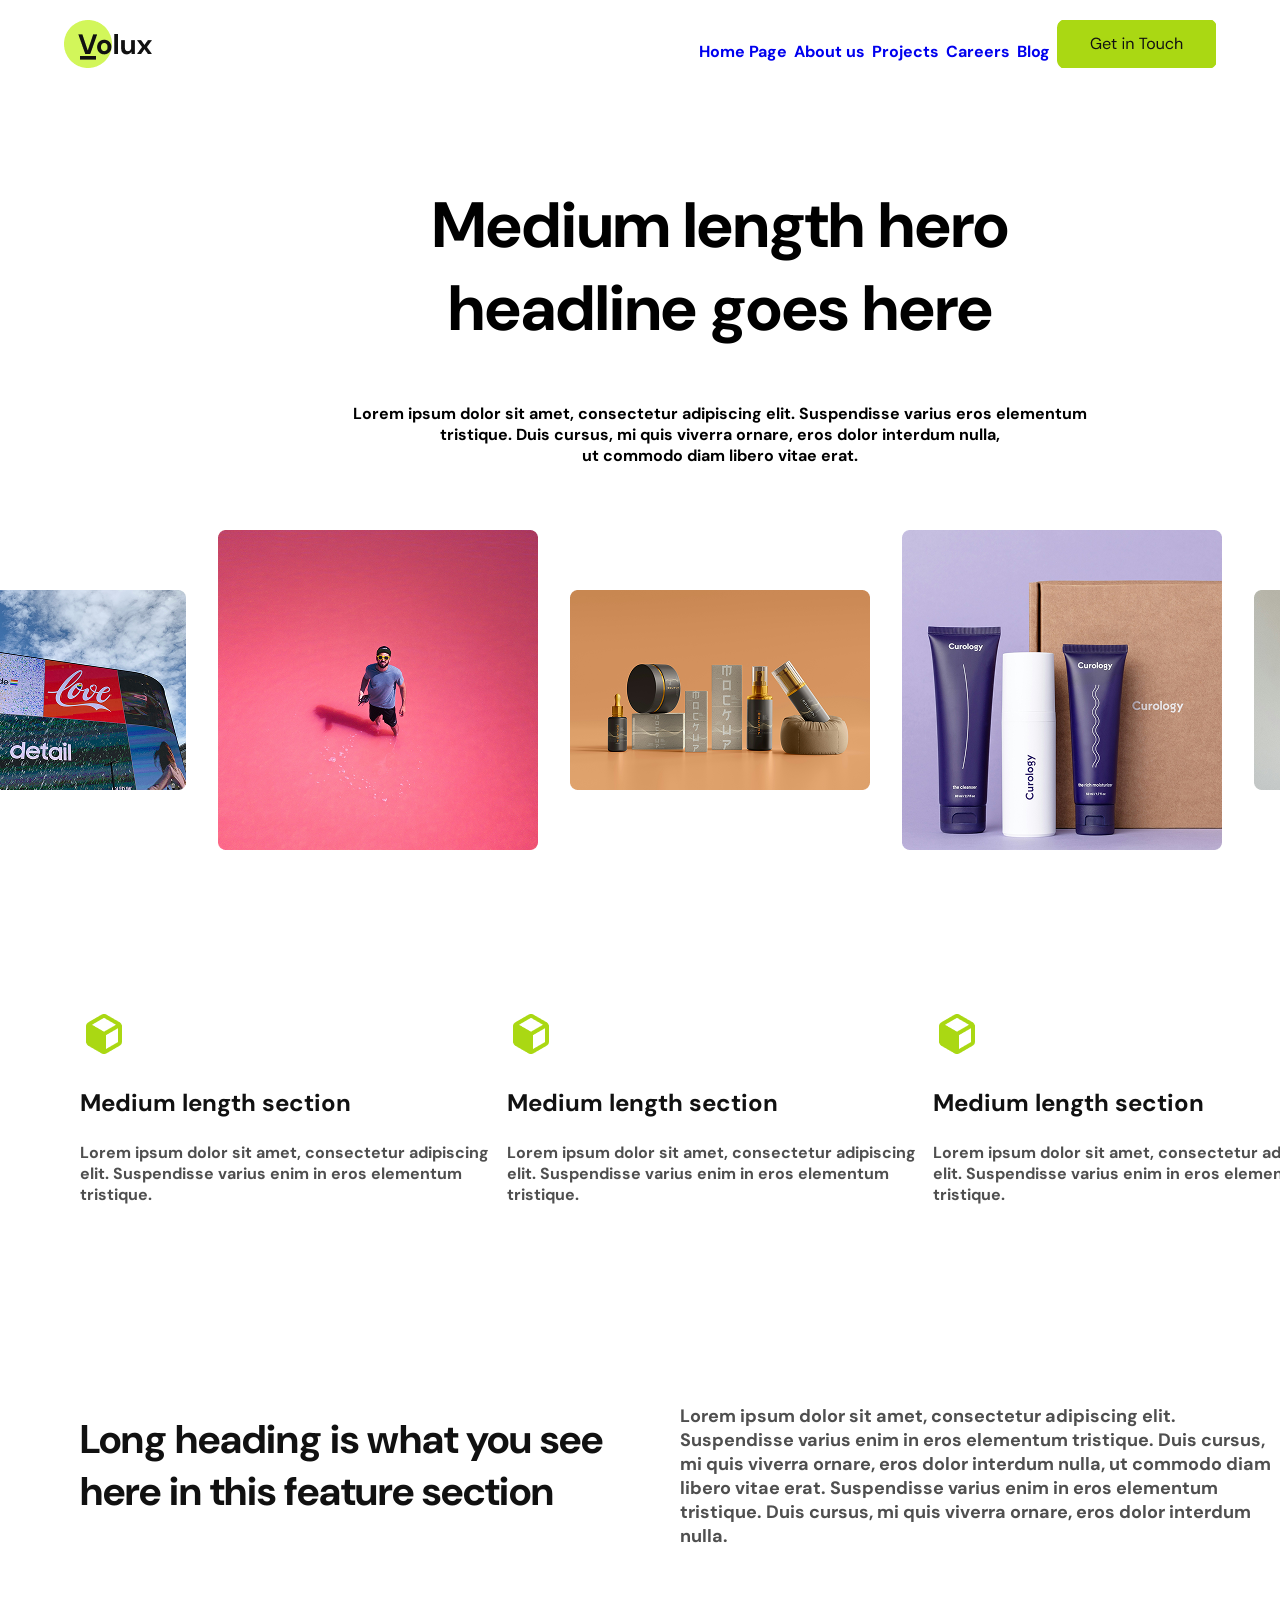
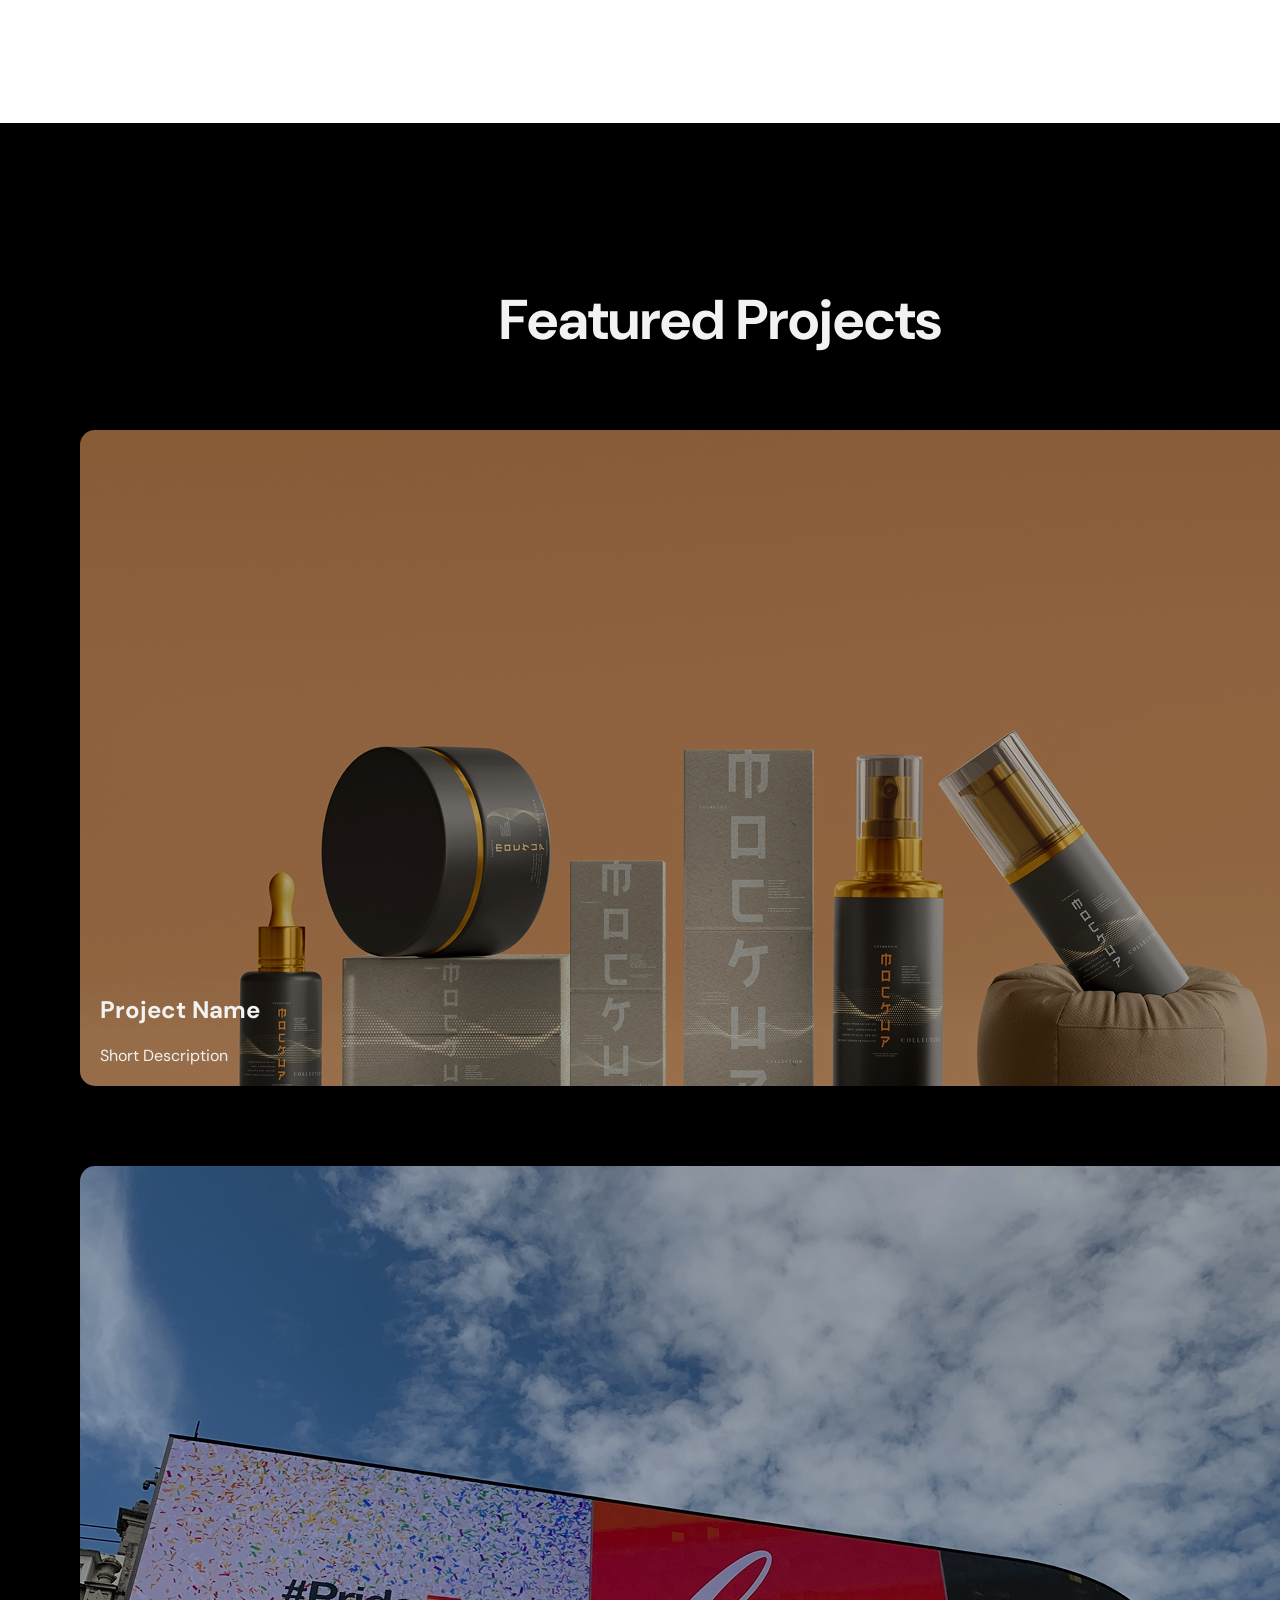
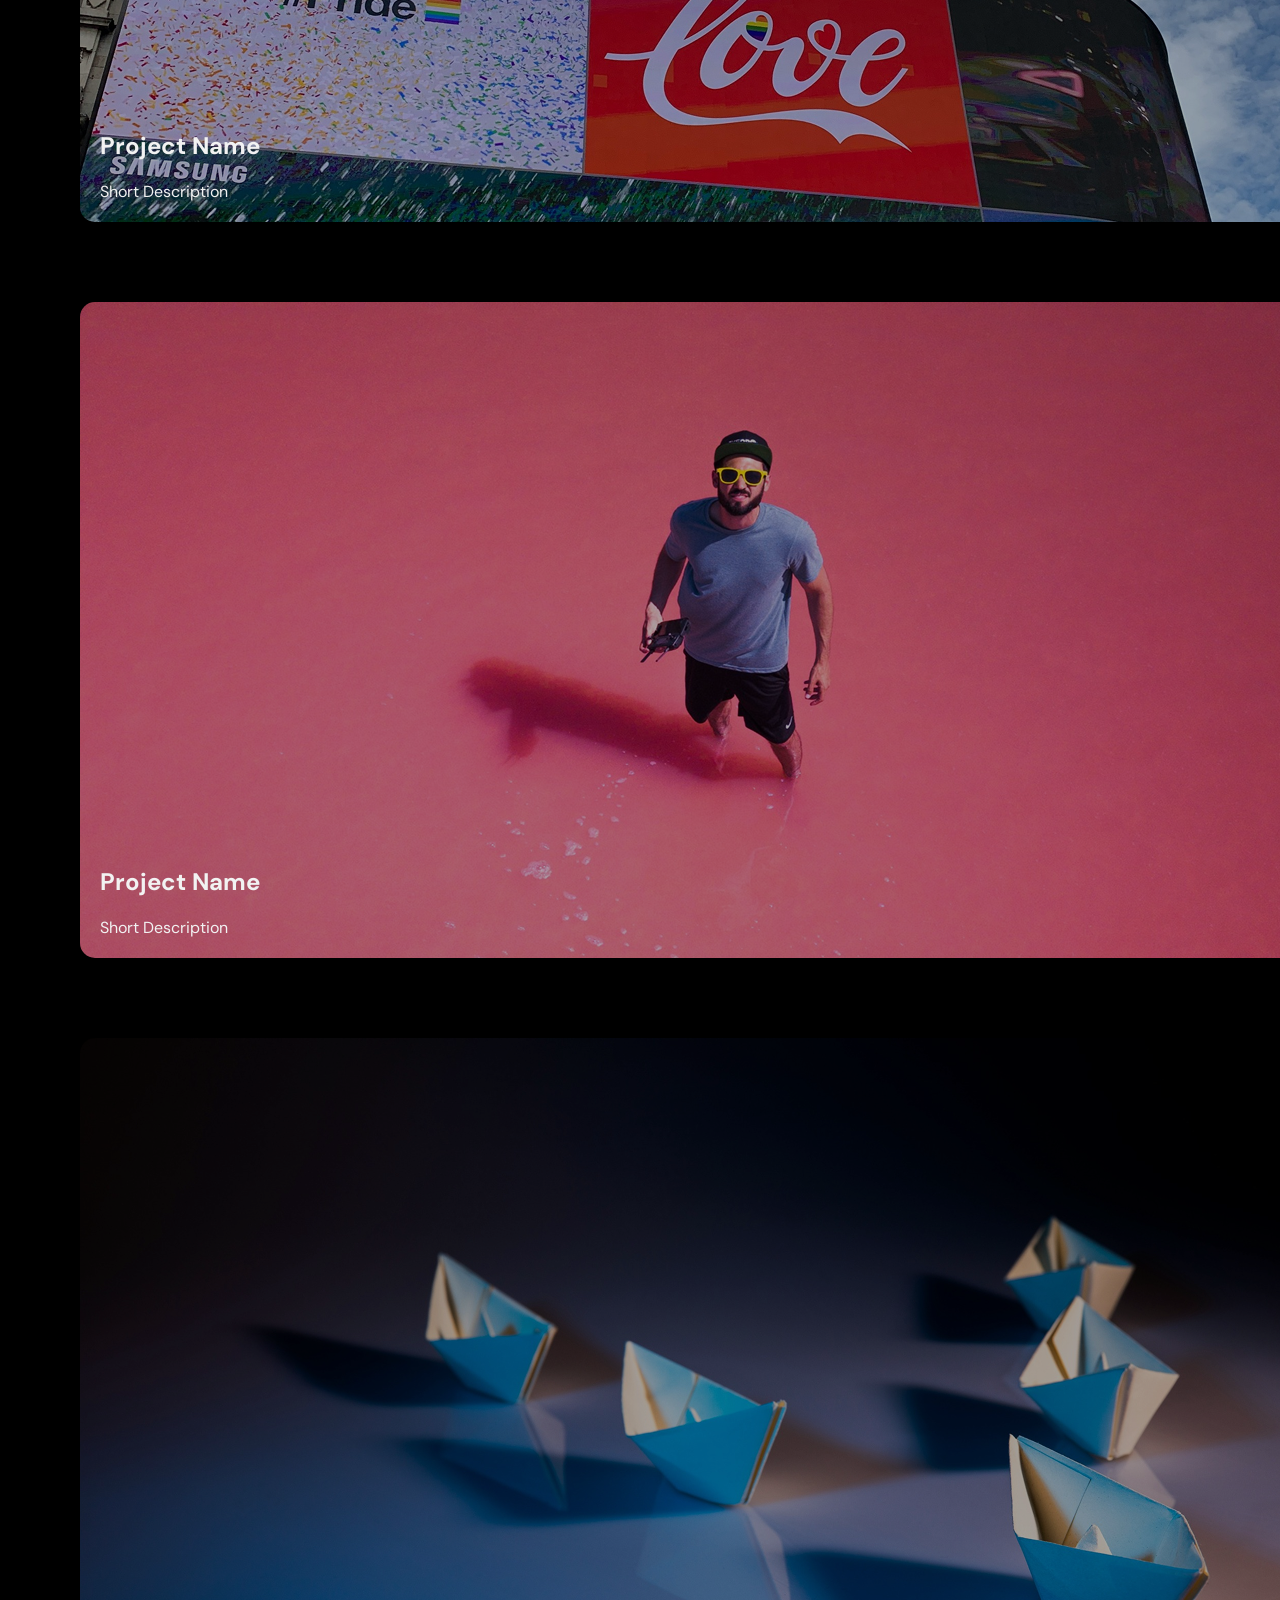
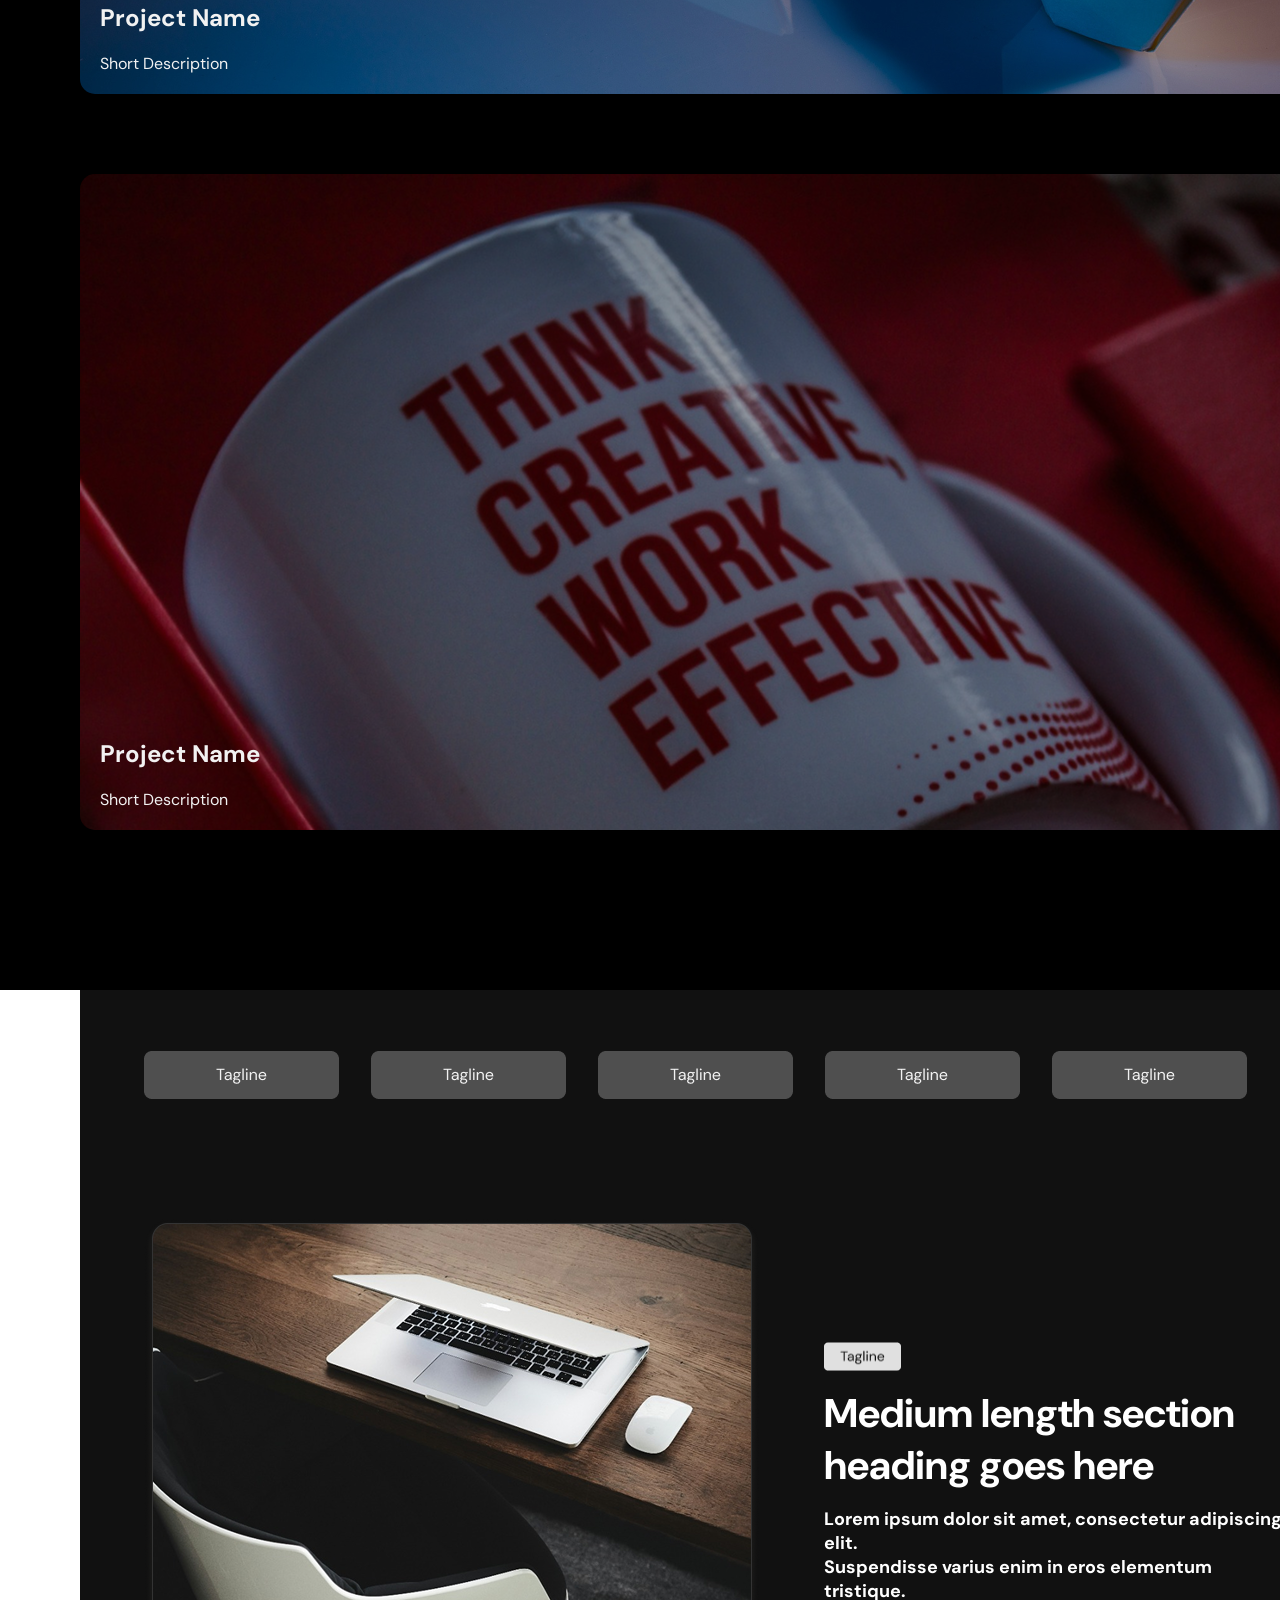
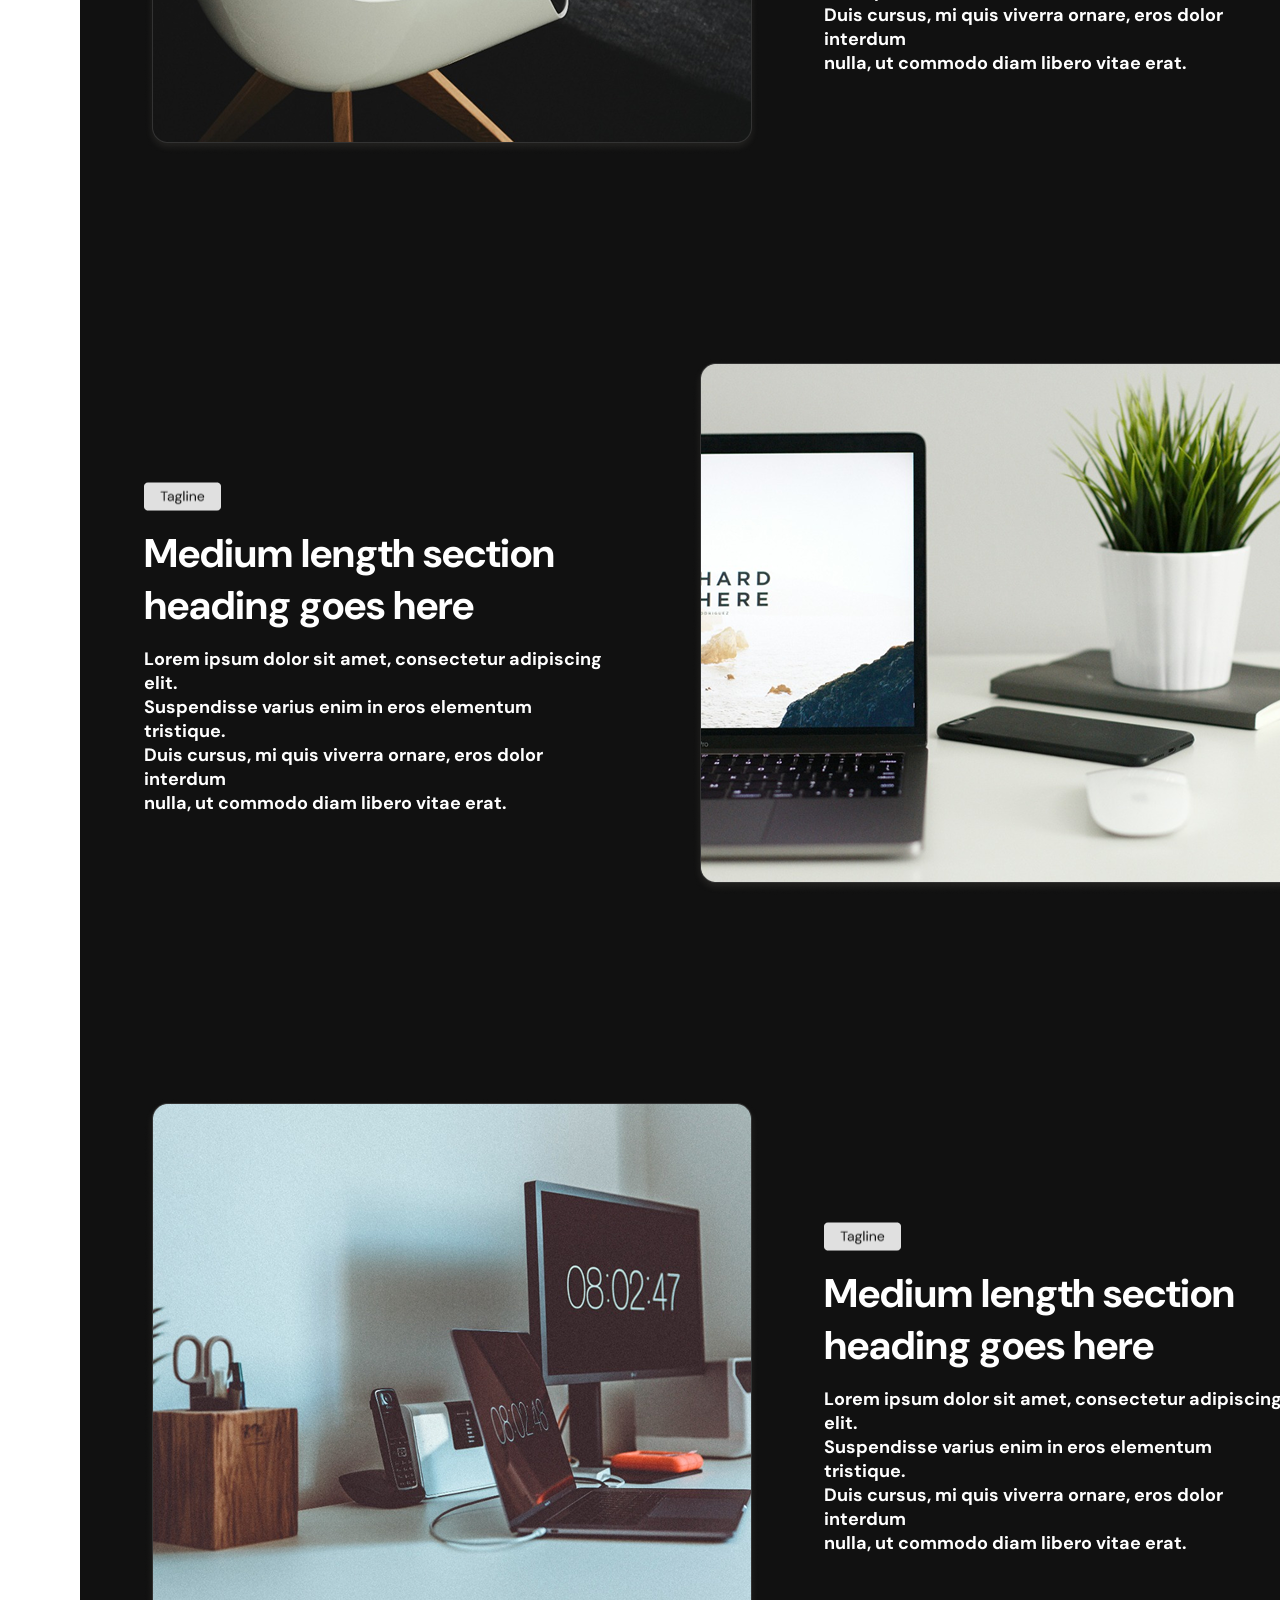
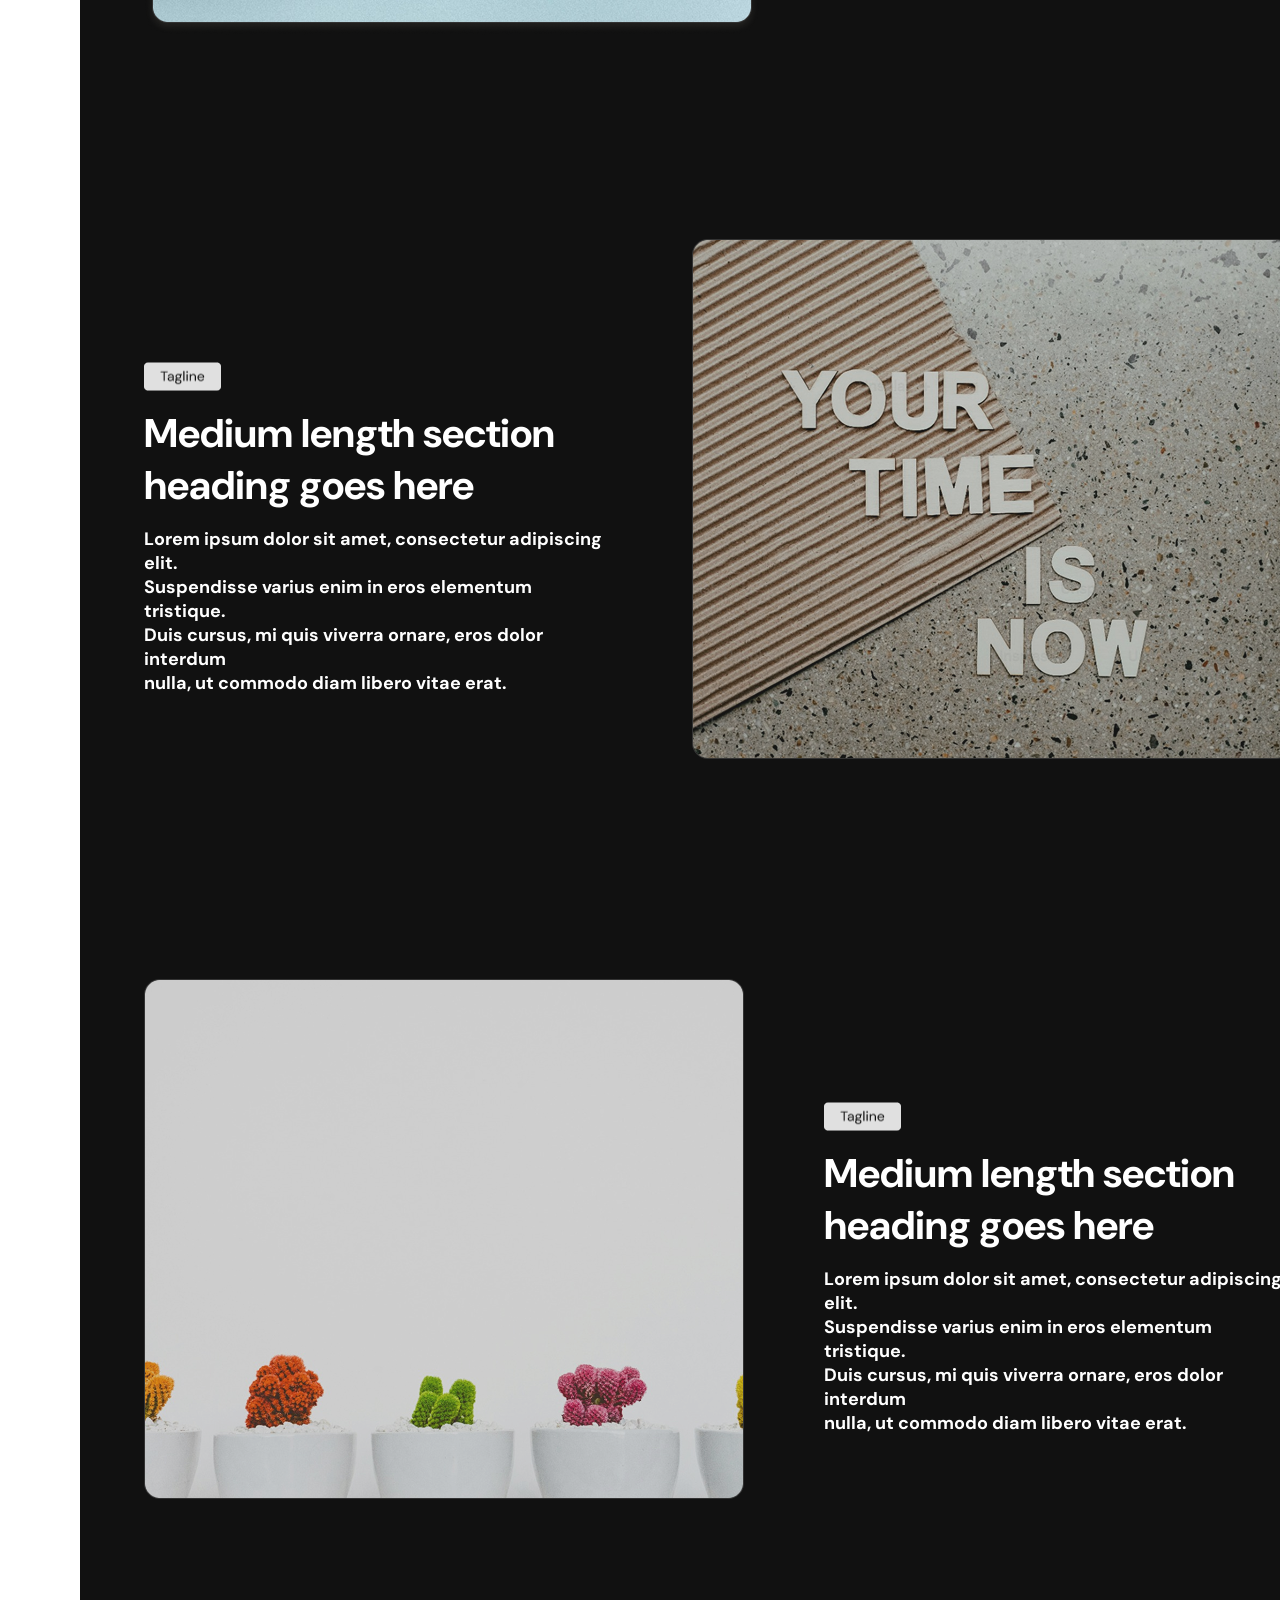
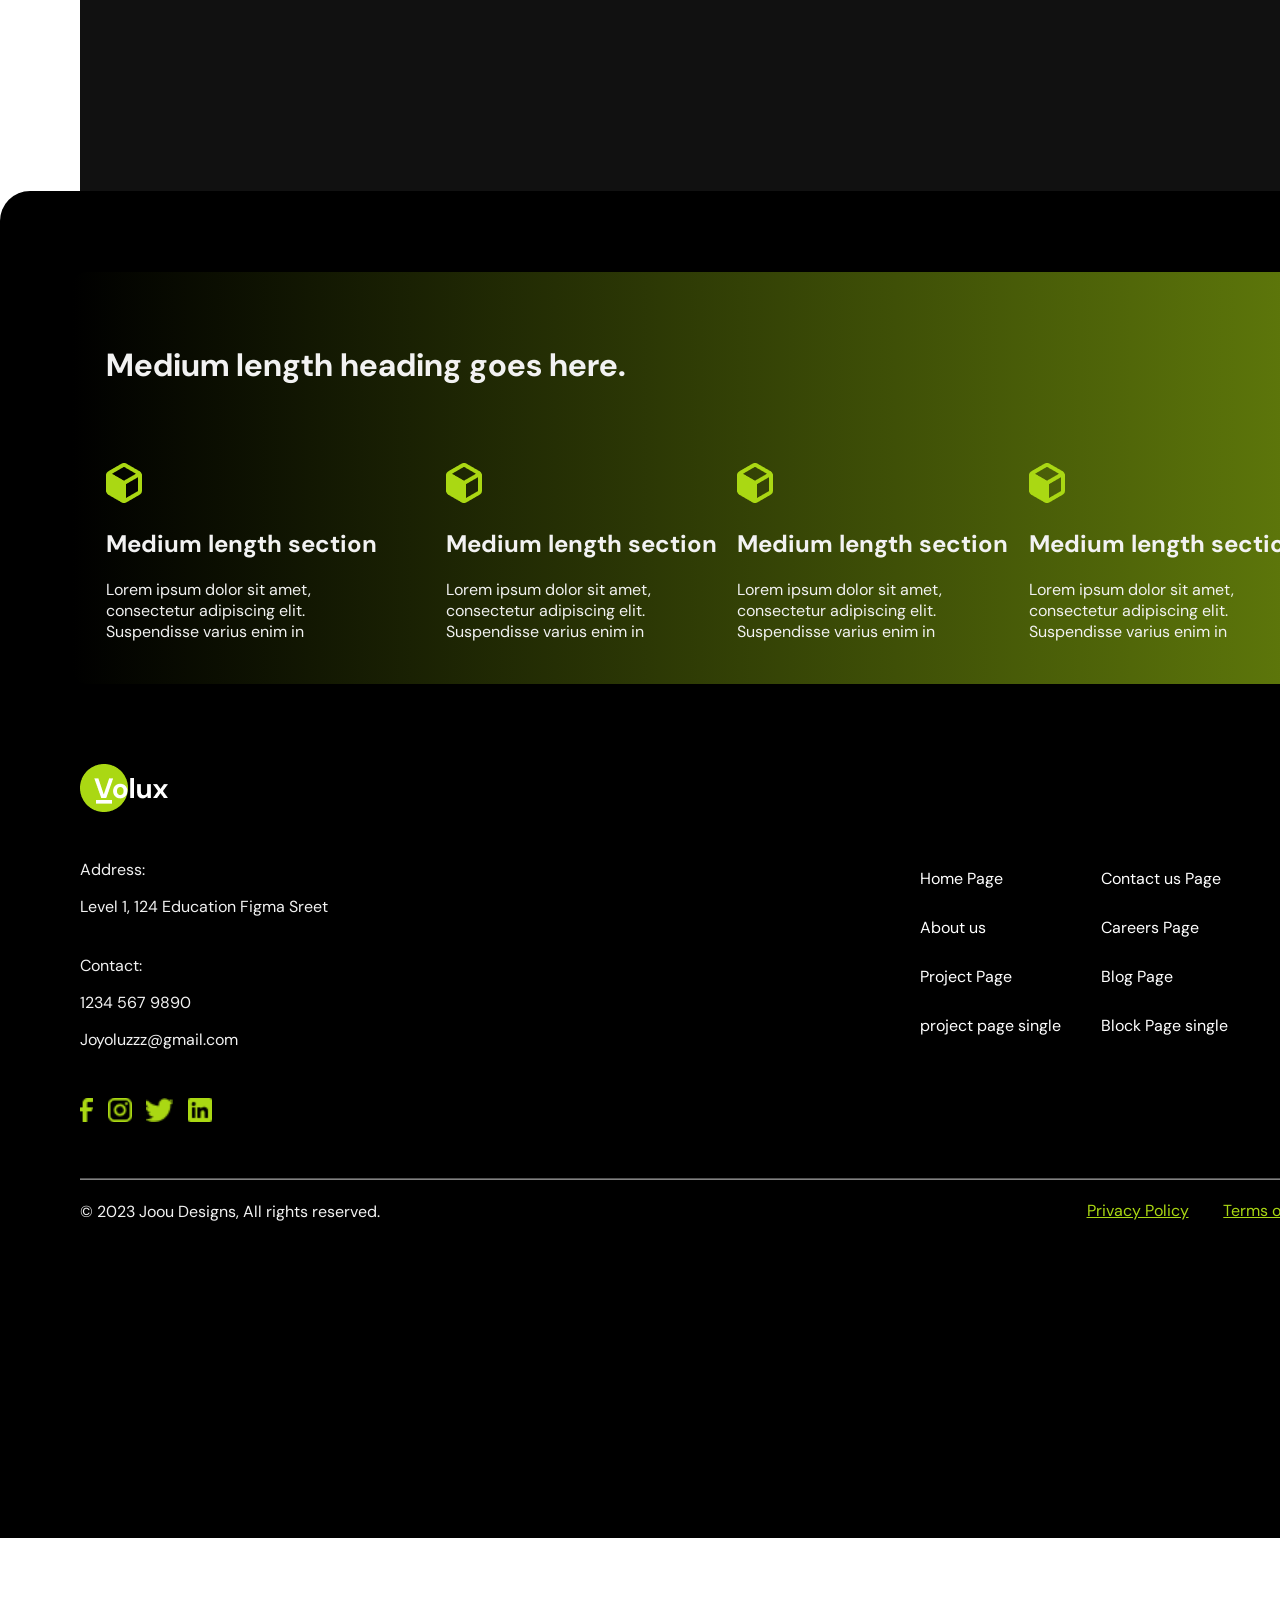
<file: index.html>
<!DOCTYPE html>
<html lang="en">
<head>
    <meta charset="UTF-8">
    <meta name="viewport" content="width=device-width, initial-scale=1.0">
    <!--название сайта-->
    <title>Volux</title>
    <!--подключение шрифта DM Sans-->
    <link rel="preconnect" href="https://fonts.googleapis.com">
    <link rel="preconnect" href="https://fonts.gstatic.com" crossorigin>
    <link href="https://fonts.googleapis.com/css2?family=DM+Sans:ital,opsz,wght@0,9..40,100..1000;1,9..40,100..1000&display=swap" rel="stylesheet">
    <!--подключение CSS файла-->
    <link rel="stylesheet" href="./css/main.css">
</head>
<body>
    <script>function setZoomLevel(level) {  
    document.body.style.transform = `scale(${level})`;  
    document.body.style.transformOrigin = '0 0';  
    }  
    </script>
   <header class="header">
        <!--контейнер для логотипа-->
        <article class="header_logo">
        <!--логотип-->
        <img src="./img/Navbar/logo.png" alt="logotype">
        </article>
        <!--меню навигации по сайту-->
        <nav class="header_navigation">
            <!--гиперссылки для навигации-->
            <a href="#"><h4>Home Page</h4></a>
            <a href="#"><h4>About us</h4></a>
            <a href="#"><h4>Projects</h4></a>
            <a href="#"><h4>Careers</h4></a>
            <a href="#"><h4>Blog</h4></a>
            <a href="#"><img src="./img/Navbar/Button.png" alt="button"></a>
        </nav>
    </header> 
    <section class="mainsite">
        <!--контейнер для текста основной части первого слайда-->
        <div class="mainsite_text">
            <!--используется h1 для обозначения заголовка-->
            <h1 class="mainsite_text_1">Medium length hero headline goes here</h1>
            <!--h4 для основного текста-->
            <h4 class="mainsite_text_2">Lorem ipsum dolor sit amet, consectetur adipiscing elit. Suspendisse varius eros elementum 
                tristique. Duis cursus, mi quis viverra ornare, eros dolor interdum nulla,<br>ut commodo diam libero vitae erat.</h4>
        </div>
        <!--png на главной странице-->
        <div class="mainsite_img">
            <img src="./img/Header/header1.png" alt="1" class="mainsite_img_1">
            <img src="./img/Header/header2.png" alt="2" class="mainsite_img_2">
            <img src="./img/Header/header3.png" alt="3" class="mainsite_img_1">
            <img src="./img/Header/header4.png" alt="4" class="mainsite_img_2">
            <img src="./img/Header/header5.png" alt="5" class="mainsite_img_1">
        </div>
    </section>



    <!--секция для текста "about us"-->
    <section class="secondsite_up">
        <div>
        <img src="./img/Layout/box.png" alt="box">
        <h3 class="secondsite_up_high">Medium length section</h3>
        <h4 class="secondsite_up_lower">Lorem ipsum dolor sit amet, consectetur adipiscing elit. Suspendisse varius enim in eros elementum tristique.</h4>
        </div>
        <div>
        <img src="./img/Layout/box.png" alt="box">
        <h3 class="secondsite_up_high">Medium length section</h3>
        <h4 class="secondsite_up_lower">Lorem ipsum dolor sit amet, consectetur adipiscing elit. Suspendisse varius enim in eros elementum tristique.</h4>
        </div>
        <div>
        <img src="./img/Layout/box.png" alt="box">
        <h3 class="secondsite_up_high">Medium length section</h3>
        <h4 class="secondsite_up_lower">Lorem ipsum dolor sit amet, consectetur adipiscing elit. Suspendisse varius enim in eros elementum tristique.</h4>
        </div>
    </section>
    <section class="secondsite_down">
        <h2 class="secondsite_down_1">Long heading is what you see here in this feature section</h2>
        <h4 class="secondsite_down_2">Lorem ipsum dolor sit amet, consectetur adipiscing elit. Suspendisse varius enim in eros elementum tristique. Duis cursus, mi quis viverra ornare, eros dolor interdum nulla, ut commodo diam libero vitae erat. Suspendisse varius enim in eros elementum tristique. Duis cursus, mi quis viverra ornare, eros dolor interdum nulla.</h4>
    </section>

    <section class="third">
            <!--заголовок-->
        <header class="head">
            <h1 class="head_title">Featured Projects</h1>
        </header>
        <!--основная часть-->
        <article class="img_list">
            <section class="cart">
                <img class="cart_img" src="./img/photo_1.png" alt="img_1">
                <div class="section_text_1">
                    <h2>Project Name</h2>
                    <p>Short Description</p>
                </div>
            </section>
            <section class="cart">
                <img class="cart_img" src="./img/photo_2.png" alt="img=2">
                <div class="section_text_2">
                    <h2>Project Name</h2>
                    <p>Short Description</p>
                </div>
            </section>
            <section class="cart">
                <img class="cart_img" src="./img/photo_3.png" alt="img=3">
                <div class="section_text_3">
                    <h2>Project Name</h2>
                    <p>Short Description</p>
                </div>
            </section>
            <section class="cart">
                <img class="cart_img" src="./img/photo_4.png" alt="img=4">
                <div class="section_text_4">
                    <h2>Project Name</h2>
                    <p>Short Description</p>
                </div>
            </section>
            <section class="cart">
                <img class="cart_img" src="./img/photo_5.png" alt="img=5">
                <div class="section_text_5">
                    <h2>Project Name</h2>
                    <p>Short Description</p>
                </div>
            </section>
        </article>
    </section>

    <section class="careers">
        <!--навигация по вкладкам на слайде "careers"-->
        <nav class="careers_navigation">
            <a href="#vkladka_1"><img src="./img/Layout/vkladka_gray.png" alt=""></a>
            <a href="#vkladka_2"><img src="./img/Layout/vkladka_gray.png" alt=""></a>
            <a href="#vkladka_3"><img src="./img/Layout/vkladka_gray.png" alt=""></a>
            <a href="#vkladka_4"><img src="./img/Layout/vkladka_gray.png" alt=""></a>
            <a href="#vkladka_5"><img src="./img/Layout/vkladka_gray.png" alt=""></a>
        </nav>
        <!--секция для первой вкладки-->
        <section id="vkladka_1" class="careers_vkladka_1">
            <div class="careers_vkladka_1_img">
                <img src="./img/Layout/vkladka_1.png" alt="">
                
            </div>
            <!--контейнер для текста на первой вкладки-->
            <div class="careers_vkladka_1_txt">
                <img class="careers_vkladka_1_img_2" src="./img/Layout/nazvanie_vkladki.png" alt="">
                <h2 class="careers_vkladka_1_txt_1">Medium length section<br>heading goes here</h2>
                <h4 class="careers_vkladka_1_txt_2">Lorem ipsum dolor sit amet, consectetur adipiscing elit.<br> 
                    Suspendisse varius enim in eros elementum tristique.<br>
                    Duis cursus, mi quis viverra ornare, eros dolor interdum <br>
                    nulla, ut commodo diam libero vitae erat.
                </h4>
            </div>
        </section>
        <!--далее по подобию первой вкладки-->
        <section id="vkladka_2" class="careers_vkladka_2">
            <div class="careers_vkladka_2_txt">
                <img class="careers_vkladka_2_img_2" src="./img/Layout/nazvanie_vkladki.png" alt="">
                <h2 class="careers_vkladka_2_txt_1">Medium length section<br>heading goes here</h2>
                <h4 class="careers_vkladka_2_txt_2">Lorem ipsum dolor sit amet, consectetur adipiscing elit.<br> 
                    Suspendisse varius enim in eros elementum tristique.<br>
                    Duis cursus, mi quis viverra ornare, eros dolor interdum <br>
                    nulla, ut commodo diam libero vitae erat.
                </h4>
            </div>
            <div class="careers_vkladka_2_img">
                <img src="./img/Layout/vkladka_2.png" alt="">
            </div>
        </section>
        <section id="vkladka_3" class="careers_vkladka_3">
            <div class="careers_vkladka_3_img">
                <img src="./img/Layout/vkladka_3.png" alt="">
                
            </div>
            <div class="careers_vkladka_3_txt">
                <img class="careers_vkladka_3_img_2" src="./img/Layout/nazvanie_vkladki.png" alt="">
                <h2 class="careers_vkladka_3_txt_1">Medium length section<br>heading goes here</h2>
                <h4 class="careers_vkladka_3_txt_2">Lorem ipsum dolor sit amet, consectetur adipiscing elit.<br> 
                    Suspendisse varius enim in eros elementum tristique.<br>
                    Duis cursus, mi quis viverra ornare, eros dolor interdum <br>
                    nulla, ut commodo diam libero vitae erat.
                </h4>
            </div>
        </section>
        <section id="vkladka_4" class="careers_vkladka_4">
            <div class="careers_vkladka_4_txt">
                <img class="careers_vkladka_4_img_2" src="./img/Layout/nazvanie_vkladki.png" alt="">
                <h2 class="careers_vkladka_4_txt_1">Medium length section<br>heading goes here</h2>
                <h4 class="careers_vkladka_4_txt_2">Lorem ipsum dolor sit amet, consectetur adipiscing elit.<br> 
                    Suspendisse varius enim in eros elementum tristique.<br>
                    Duis cursus, mi quis viverra ornare, eros dolor interdum <br>
                    nulla, ut commodo diam libero vitae erat.
                </h4>
            </div>
            <div class="careers_vkladka_4_img">
                <img src="./img/Layout/vkladka_4.png" alt="">
            </div>
        </section>
        <section id="vkladka_5" class="careers_vkladka_5">
            <div class="careers_vkladka_5_img">
                <img src="./img/Layout/vkladka_5.png" alt="">
                
            </div>
            <div class="careers_vkladka_5_txt">
                <img class="careers_vkladka_5_img_2" src="./img/Layout/nazvanie_vkladki.png" alt="">
                <h2 class="careers_vkladka_5_txt_1">Medium length section<br>heading goes here</h2>
                <h4 class="careers_vkladka_5_txt_2">Lorem ipsum dolor sit amet, consectetur adipiscing elit.<br> 
                    Suspendisse varius enim in eros elementum tristique.<br>
                    Duis cursus, mi quis viverra ornare, eros dolor interdum <br>
                    nulla, ut commodo diam libero vitae erat.
                </h4>
            </div>
        </section>
    </section>

    <footer>
        <!--основная информация подвала-->
        <div class="footer_content">
            <div class="footer_main">
                <h1 class="footer_main_h">Medium length heading goes here.</h1>
                <div class="section_list">
                    <section class="medium_section_1">
                        <img src="./img/Vector.png" alt="vector">
                        <h2>Medium length section</h2>
                        <p>Lorem ipsum dolor sit amet, consectetur adipiscing elit. Suspendisse varius enim in</p>
                    </section>
                    <section class="medium_section_2">
                        <img src="./img/Vector.png" alt="vector">
                        <h2>Medium length section</h2>
                        <p>Lorem ipsum dolor sit amet, consectetur adipiscing elit. Suspendisse varius enim in</p>
                    </section>
                    <section class="medium_section_3">
                        <img src="./img/Vector.png" alt="vector">
                        <h2>Medium length section</h2>
                        <p>Lorem ipsum dolor sit amet, consectetur adipiscing elit. Suspendisse varius enim in</p>
                    </section>
                    <section class="medium_section_4">
                        <img src="./img/Vector.png" alt="vector">
                        <h2>Medium length section</h2>
                        <p>Lorem ipsum dolor sit amet, consectetur adipiscing elit. Suspendisse varius enim in</p>
                    </section>
                </div>
            </div>
        <!--контактная информация-->
            <div class="footer_bottom">
                <div class="footer_bottom_main">
                    <div class="footer_bottom_1">
                        <img src="./img/logo.png" alt="">
                        <div class="info">
                            <ul class="info_list_1">
                                <p>Address:</p>
                                <p>Level 1, 124 Education Figma Sreet</p>
                            </ul>
                            <ul class="info_list_2">
                                <p>Contact:</p>
                                <p>1234 567 9890</p>
                                <p>Joyoluzzz@gmail.com</p>
                            </ul>
                        </div>
                        <div class="logo_list">
                            <img src="./img/facebook.png" alt="facebook_logo">
                            <img src="./img/instagram.png" alt="instagram_logo">
                            <img src="./img/twitter.png" alt="twitter_logo">
                            <img src="./img/in.png" alt="in_logo">
                        </div>
                    </div>
                    <!--навигация-->
                    <nav class="nav_menu">
                        <ul class="nav_menu_1">
                            <a href="#">Home Page</a>
                            <a href="#">About us</a>
                            <a href="#">Project Page</a>
                            <a href="#">project page single</a>
                        </ul>
                        <ul class="nav_menu_2">
                            <a href="#">Contact us Page</a>
                            <a href="#">Careers Page</a>
                            <a href="#">Blog Page</a>
                            <a href="#">Block Page single</a>
                        </ul>
                    </nav>
                </div>
                <img src="./img/line.png" alt="line">
                <!--доп. информация-->
                <div class="meta">
                    <p class="corporation">© 2023 Joou Designs, All rights reserved.</p>
                    <a class="privacy_policy" href="#">Privacy Policy</a>
                    <a class="terms_of_sirvice" href="#">Terms of Service</a>
                </div>
            </div>
        </div>
    </footer>
</body>

</html>
</file>
<file: css/main.css>
body{
    margin: 0px;
    padding: 0px;
    font-family: 'DM Sans';
    
}
a{
    text-decoration: none;
}



/*main*/



.header_logo{
    margin: 20px 547px 0px 64px;
}
.header{
    display: flex;
}
.header_navigation{
    margin: 20px 64px 0px 0px;
    display: flex;
    width: 676px;
    justify-content: space-between;
}
.mainsite_text{
    display: block;
    margin: 100px 334px 0px 334px;
    text-align: center;
}
.mainsite_text_1{
    font-size: 64px;
    width: 772px;
}
.mainsite_text_2{
    font-size: 16px;
    width: 772px;
}
.mainsite_img{
    display: flex;
    margin: 64px 0px 112px 0px;
    width: 1440px;
    justify-content: space-between;
    
}
.mainsite_img_1{
    height: 200px;
    margin-top: 60px;
}



/* secondsite */



.secondsite_up{
    margin: 160px 80px 0px 80px;
    width: 1280px;
    height: 194px;
    display: flex;
    justify-content: space-between;

}
.secondsite_up_high{
    font-size: 24px;
    color: #111111;
    font-style: bold;
}
.secondsite_up_lower{
    font-size: 16px;
    color: #4f4f4f;
}
.secondsite_down{
    width: 1280px;
    margin: 176px 80px 160px 80px;
    display: flex;
}
.secondsite_down_1{
    width: 600px;
    height: 96px;
    font-size: 40px;
    color: #111111;
    font-style: bold;
}
.secondsite_down_2{
    width: 600px;
    height: 135px;
    font-size: 18px;
    color: #4f4f4f;
}




/* careers */




.careers{
    padding-top: 1px;
    width: 1280px;
    height: 4000px;
    background-color: #111111;
    margin-left: 80px;
    color: #ffffff;
}
.careers_navigation{
    margin: 60px 113px 0px 64px;
    width: 1103px;
    height: 48px;
    display: flex;
    justify-content: space-between;
}
.careers_vkladka_1{
    display: flex;
    margin: 120px 69px 0px 64px;
    width: 1147px;
    height: 520px;
}
.careers_vkladka_1_img{
    height: 520px;
    width: 600px;
}
.careers_vkladka_1_img_2{
    height: 29px;
    width: 77px;
    margin-bottom: 0px;
}
.careers_vkladka_1_txt{
    padding: 123.5px 0px 123.5px 80px;
    display:flex;
    flex-direction: column;
    height: 273px;
    width: 468px;
}
.careers_vkladka_1_txt_1{
    margin-top: 16px;
    margin-bottom: 0px;
    font-size: 40px;
    width: 468px;
    height: 96px;
}
.careers_vkladka_1_txt_2{
    margin-top: 24px;
    font-size: 18px;
    width: 468px;
    height: 108px;
}
.careers_vkladka_2{
    display: flex;
    margin: 220px 69px 0px 64px;
    width: 1147px;
    height: 520px;
}
.careers_vkladka_2_img{
    height: 520px;
    width: 600px;
}
.careers_vkladka_2_img_2{
    height: 29px;
    width: 77px;
    margin-bottom: 0px;
}
.careers_vkladka_2_txt{
    padding: 123.5px 80px 123.5px 0px;
    display:flex;
    flex-direction: column;
    height: 273px;
    width: 468px;
}
.careers_vkladka_2_txt_1{
    margin-top: 16px;
    margin-bottom: 0px;
    font-size: 40px;
    width: 468px;
    height: 96px;
}
.careers_vkladka_2_txt_2{
    margin-top: 24px;
    font-size: 18px;
    width: 468px;
    height: 108px;
}
.careers_vkladka_3{
    display: flex;
    margin: 220px 69px 0px 64px;
    width: 1147px;
    height: 520px;
}
.careers_vkladka_3_img{
    height: 520px;
    width: 600px;
}
.careers_vkladka_3_img_2{
    height: 29px;
    width: 77px;
    margin-bottom: 0px;
}
.careers_vkladka_3_txt{
    padding: 123.5px 0px 123.5px 80px;
    display:flex;
    flex-direction: column;
    height: 273px;
    width: 468px;
}
.careers_vkladka_3_txt_1{
    margin-top: 16px;
    margin-bottom: 0px;
    font-size: 40px;
    width: 468px;
    height: 96px;
}
.careers_vkladka_3_txt_2{
    margin-top: 24px;
    font-size: 18px;
    width: 468px;
    height: 108px;
}
.careers_vkladka_4{
    display: flex;
    margin: 220px 69px 0px 64px;
    width: 1147px;
    height: 520px;
}
.careers_vkladka_4_img{
    height: 520px;
    width: 600px;
}
.careers_vkladka_4_img_2{
    height: 29px;
    width: 77px;
    margin-bottom: 0px;
}
.careers_vkladka_4_txt{
    padding: 123.5px 80px 123.5px 0px;
    display:flex;
    flex-direction: column;
    height: 273px;
    width: 468px;
}
.careers_vkladka_4_txt_1{
    margin-top: 16px;
    margin-bottom: 0px;
    font-size: 40px;
    width: 468px;
    height: 96px;
}
.careers_vkladka_4_txt_2{
    margin-top: 24px;
    font-size: 18px;
    width: 468px;
    height: 108px;
}
.careers_vkladka_5{
    display: flex;
    margin: 220px 69px 0px 64px;
    width: 1147px;
    height: 520px;
}
.careers_vkladka_5_img{
    height: 520px;
    width: 600px;
}
.careers_vkladka_5_img_2{
    height: 29px;
    width: 77px;
    margin-bottom: 0px;
}
.careers_vkladka_5_txt{
    padding: 123.5px 0px 123.5px 80px;
    display:flex;
    flex-direction: column;
    height: 273px;
    width: 468px;
}
.careers_vkladka_5_txt_1{
    margin-top: 16px;
    margin-bottom: 0px;
    font-size: 40px;
    width: 468px;
    height: 96px;
}
.careers_vkladka_5_txt_2{
    margin-top: 24px;
    font-size: 18px;
    width: 468px;
    height: 108px;
}

.third{
    background-color: black;
    width: 1440px;
    height: 4067px;
}
.head_title{
    height: 67px;
    width: 768px;
    font-size: 56px;
    text-align: center;
    color: #F2F2F2;
    margin: 160px 336px 80px 336px;
    padding-top: 160px;
}
.img_list{
    color: #F2F2F2;
    margin: 80px;
}
.cart{
    position: relative;
    width: 1280px;
    height: 656px;
    margin-bottom: 80px;
}
.section_text_1{
    position: absolute;
    left: 20px;
    top: 545px;
}
.section_text_2{
    position: absolute;
    left: 20px;
    top: 545px;
}
.section_text_3{
    position: absolute;
    left: 20px;
    top: 545px;
}
.section_text_4{
    position: absolute;
    left: 20px;
    top: 545px;
}
.section_text_5{
    position: absolute;
    left: 20px;
    top: 545px;
}
.cart_img{
    border-radius: 15px;
}
.footer_content{
    background-color: black;
    color: #F2F2F2;
    border-top-left-radius: 30px;
    border-top-right-radius: 30px;
    padding-top: 1px;
    width: 1440px;
}
.footer_main{
    width: 1296px;
    height: 412px;
    margin: 80px 72px 41px 72px;
    background: linear-gradient(to right, black, #637e0b);
    border-radius: 15px;
    
}
.footer_main_h{
    padding: 72px 643px 56px 34px;
}
.section_list{
    width: 1228px;
    height: 164px;
    display: flex;
    justify-content: space-between;
}
.medium_section_1{
    padding: 0px 48px 72px 34px;
    width: 271px;
    height: 164px;
}
.medium_section_2{
    width: 271px;
    height: 164px;
}
.medium_section_3{
    width: 271px;
    height: 164px;
}
.medium_section_4{
    width: 271px;
    height: 164px;
}
.footer_bottom{
    margin: 80px 80px 80px 80px;
}
.info{
    width: 800px;
    height: 265px;
}
.info_list_1{
    width: 800px;
    height: 46px;
    padding: 10px 0px 24px 0px;
}
.info_list_2{
    width: 800px;
    height: 67px;
    padding: 10px 0px 48px 0px; 
}
.logo_list{
    width: 132px;
    height: 24px;
    display: flex;
    justify-content: space-between;
}
.footer_bottom_main{
    margin-bottom: 100px;
    width: 800px;
    height: 300px;
    display: flex;
}

.nav_menu{
    width: 480px;
    height: 168px;
    margin-top: 88px;
    margin-bottom: 48px;
    display: flex;
    a{
    color: rgb(255, 255, 255);
    text-decoration: none;
    }
}
.nav_menu_1{
    width: 141px;
    height: 168px;
    display: flex;
    flex-direction: column;
    justify-content: space-between;
    color: aqua;
}
.nav_menu_2{
    width: 141px;
    height: 168px;
    display: flex;
    flex-direction: column;
    justify-content: space-between;
}
.line{
    padding-top: 100px;
}
.meta{
    display: flex;
    padding-bottom: 300px;
    a{
        color: #aad813;
        text-decoration: underline;
    }
}
.corporation{
    width: 365px;
    height: 21px;
    margin-right: 650px;
}
.privacy_policy{
    width: 140px;
    height: 21px;
    margin-top: 15px;
    margin-right: 0px;
}
.terms_of_sirvice{
    width: 140px;
    height: 21px;
    margin-top: 15px;
}
</file>
